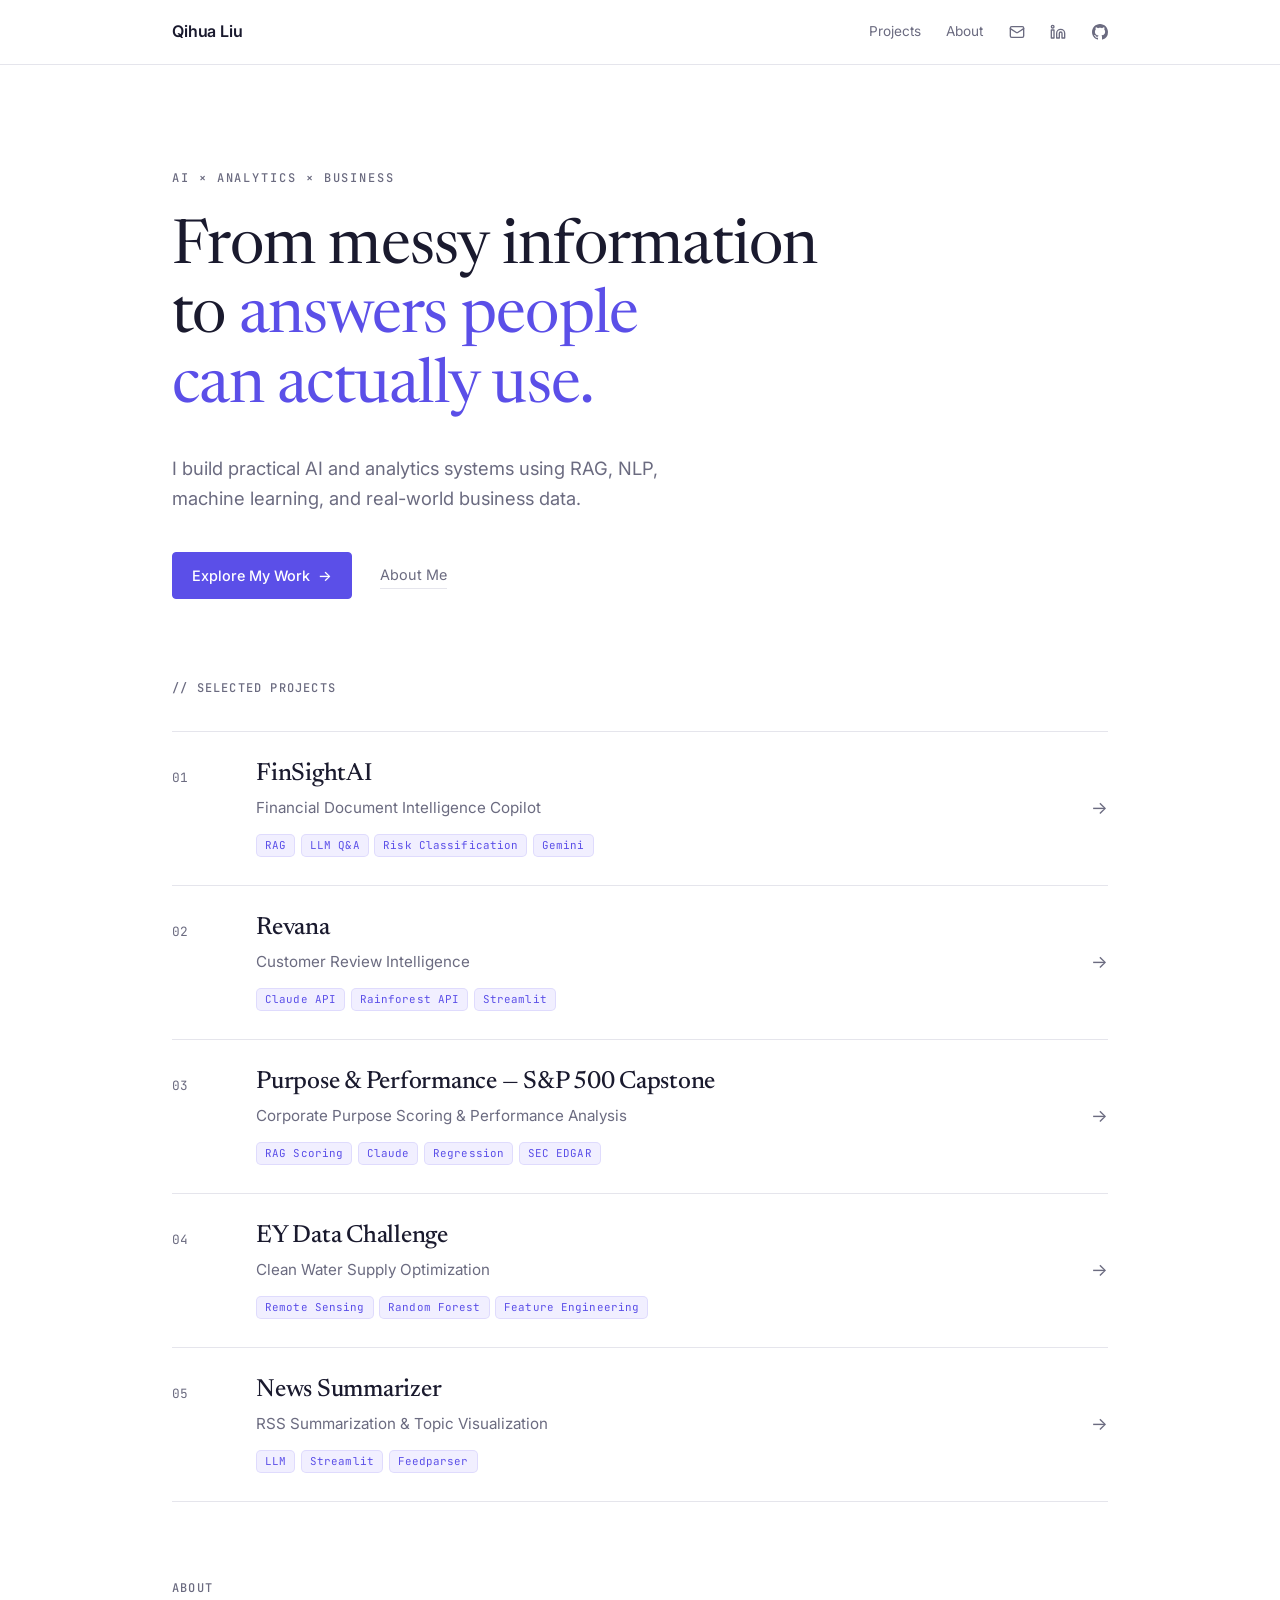
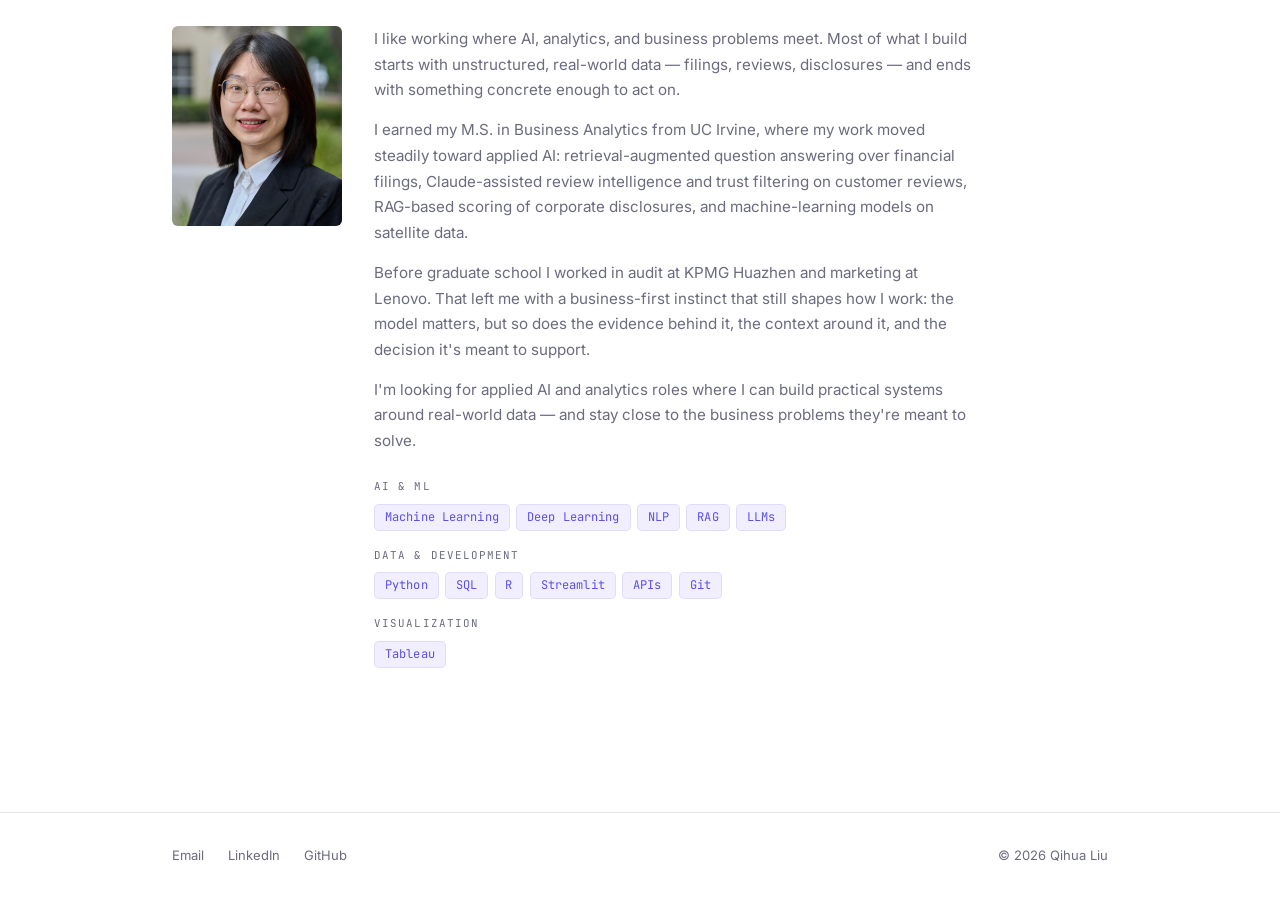
<file: index.html>
<!DOCTYPE html>
<html lang="en">
<head>
<meta charset="UTF-8">
<meta name="viewport" content="width=device-width, initial-scale=1.0">
<title>Qihua Liu</title>
<meta name="description" content="Qihua Liu works at the intersection of applied AI, analytics, and real business problems — building practical systems with RAG, NLP, machine learning, and LLMs around financial filings, customer reviews, and corporate disclosures.">
<meta property="og:title" content="Qihua Liu — AI × Analytics × Business">
<meta property="og:description" content="I build practical AI and analytics systems using RAG, NLP, machine learning, and real-world business data.">
<meta property="og:type" content="website">
<meta property="og:url" content="https://qihua-liu.github.io/Qihua-Liu-Portfolio/">
<link rel="icon" type="image/svg+xml" href="favicon-v2.svg">
<link rel="stylesheet" href="styles.css">
</head>
<body>

<nav class="nav">
  <div class="nav-inner">
    <a href="index.html" class="nav-logo">Qihua Liu</a>
    <div class="nav-links">
      <a href="#projects">Projects</a>
      <a href="#about">About</a>
      <a class="icon-link" href="mailto:liuqihua17@gmail.com" aria-label="Email">
        <svg width="16" height="16" viewBox="0 0 24 24" fill="none" stroke="currentColor" stroke-width="2" stroke-linecap="round" stroke-linejoin="round"><rect x="2" y="4" width="20" height="16" rx="2"/><path d="m22 7-8.97 5.7a1.94 1.94 0 0 1-2.06 0L2 7"/></svg>
      </a>
      <a class="icon-link" href="https://www.linkedin.com/in/qihua-liu" target="_blank" rel="noopener" aria-label="LinkedIn">
        <svg width="16" height="16" viewBox="0 0 24 24" fill="none" stroke="currentColor" stroke-width="2" stroke-linecap="round" stroke-linejoin="round"><path d="M16 8a6 6 0 0 1 6 6v7h-4v-7a2 2 0 0 0-4 0v7h-4v-7a6 6 0 0 1 6-6z"/><rect x="2" y="9" width="4" height="12"/><circle cx="4" cy="4" r="2"/></svg>
      </a>
      <a class="icon-link" href="https://github.com/qihua-liu" target="_blank" rel="noopener" aria-label="GitHub">
        <svg width="16" height="16" viewBox="0 0 24 24" fill="currentColor"><path d="M12 0C5.37 0 0 5.37 0 12c0 5.31 3.435 9.795 8.205 11.385.6.105.825-.255.825-.57 0-.285-.015-1.23-.015-2.235-3.015.555-3.795-.735-4.035-1.41-.135-.345-.72-1.41-1.23-1.695-.42-.225-1.02-.78-.015-.795.945-.015 1.62.87 1.845 1.23 1.08 1.815 2.805 1.305 3.495.99.105-.78.42-1.305.765-1.605-2.67-.3-5.46-1.335-5.46-5.925 0-1.305.465-2.385 1.23-3.225-.12-.3-.54-1.53.12-3.18 0 0 1.005-.315 3.3 1.23.96-.27 1.98-.405 3-.405s2.04.135 3 .405c2.295-1.56 3.3-1.23 3.3-1.23.66 1.65.24 2.88.12 3.18.765.84 1.23 1.905 1.23 3.225 0 4.605-2.805 5.625-5.475 5.925.435.375.81 1.095.81 2.22 0 1.605-.015 2.895-.015 3.3 0 .315.225.69.825.57A12.02 12.02 0 0024 12c0-6.63-5.37-12-12-12z"/></svg>
      </a>
    </div>
  </div>
</nav>

<main class="container">

  <section class="hero">
    <p class="hero-eyebrow">AI&nbsp;×&nbsp;Analytics&nbsp;×&nbsp;Business</p>
    <h1 class="hero-headline">From messy information <br class="br-lg">to <span class="hero-accent">answers people <br class="br-lg">can actually use.</span></h1>
    <p class="hero-support">I build practical AI and analytics systems using RAG, NLP, machine learning, and real-world business data.</p>
    <div class="hero-cta">
      <a href="#projects" class="cta-primary">Explore My Work <span class="cta-arrow" aria-hidden="true">→</span></a>
      <a href="#about" class="cta-secondary">About Me</a>
    </div>
  </section>

  <section class="projects" id="projects">
    <p class="section-label">// Selected Projects</p>
    <ol class="project-index">

      <li class="fade-in">
        <a class="project-row" href="projects/finsightai.html">
          <span class="pr-num">01</span>
          <span class="pr-body">
            <span class="pr-title">FinSightAI</span>
            <span class="pr-sub">Financial Document Intelligence Copilot</span>
            <span class="pr-meta">
              <span class="tag">RAG</span>
              <span class="tag">LLM Q&amp;A</span>
              <span class="tag">Risk Classification</span>
              <span class="tag">Gemini</span>
            </span>
          </span>
          <span class="pr-arrow" aria-hidden="true">→</span>
        </a>
      </li>

      <li class="fade-in">
        <a class="project-row" href="projects/revana.html">
          <span class="pr-num">02</span>
          <span class="pr-body">
            <span class="pr-title">Revana</span>
            <span class="pr-sub">Customer Review Intelligence</span>
            <span class="pr-meta">
              <span class="tag">Claude API</span>
              <span class="tag">Rainforest API</span>
              <span class="tag">Streamlit</span>
            </span>
          </span>
          <span class="pr-arrow" aria-hidden="true">→</span>
        </a>
      </li>

      <li class="fade-in">
        <a class="project-row" href="projects/capstone.html">
          <span class="pr-num">03</span>
          <span class="pr-body">
            <span class="pr-title">Purpose &amp; Performance — S&amp;P 500 Capstone</span>
            <span class="pr-sub">Corporate Purpose Scoring &amp; Performance Analysis</span>
            <span class="pr-meta">
              <span class="tag">RAG Scoring</span>
              <span class="tag">Claude</span>
              <span class="tag">Regression</span>
              <span class="tag">SEC EDGAR</span>
            </span>
          </span>
          <span class="pr-arrow" aria-hidden="true">→</span>
        </a>
      </li>

      <li class="fade-in">
        <a class="project-row" href="projects/ey-water-quality.html">
          <span class="pr-num">04</span>
          <span class="pr-body">
            <span class="pr-title">EY Data Challenge</span>
            <span class="pr-sub">Clean Water Supply Optimization</span>
            <span class="pr-meta">
              <span class="tag">Remote Sensing</span>
              <span class="tag">Random Forest</span>
              <span class="tag">Feature Engineering</span>
            </span>
          </span>
          <span class="pr-arrow" aria-hidden="true">→</span>
        </a>
      </li>

      <li class="fade-in">
        <a class="project-row" href="projects/news-summarizer.html">
          <span class="pr-num">05</span>
          <span class="pr-body">
            <span class="pr-title">News Summarizer</span>
            <span class="pr-sub">RSS Summarization &amp; Topic Visualization</span>
            <span class="pr-meta">
              <span class="tag">LLM</span>
              <span class="tag">Streamlit</span>
              <span class="tag">Feedparser</span>
            </span>
          </span>
          <span class="pr-arrow" aria-hidden="true">→</span>
        </a>
      </li>

    </ol>
  </section>

  <section class="about" id="about">
    <p class="section-label">About</p>
    <div class="about-columns fade-in">
      <img src="images/qihua-liu.jpg" alt="Qihua Liu" class="about-photo">
      <div class="about-text">
        <p>I like working where AI, analytics, and business problems meet. Most of what I build starts with unstructured, real-world data — filings, reviews, disclosures — and ends with something concrete enough to act on.</p>
        <p>I earned my M.S. in Business Analytics from UC Irvine, where my work moved steadily toward applied AI: retrieval-augmented question answering over financial filings, Claude-assisted review intelligence and trust filtering on customer reviews, RAG-based scoring of corporate disclosures, and machine-learning models on satellite data.</p>
        <p>Before graduate school I worked in audit at KPMG Huazhen and marketing at Lenovo. That left me with a business-first instinct that still shapes how I work: the model matters, but so does the evidence behind it, the context around it, and the decision it's meant to support.</p>
        <p>I'm looking for applied AI and analytics roles where I can build practical systems around real-world data — and stay close to the business problems they're meant to solve.</p>
        <div class="about-skills">
          <div class="skill-group">
            <span class="skill-group-label">AI &amp; ML</span>
            <div class="tags">
              <span class="tag">Machine Learning</span>
              <span class="tag">Deep Learning</span>
              <span class="tag">NLP</span>
              <span class="tag">RAG</span>
              <span class="tag">LLMs</span>
            </div>
          </div>
          <div class="skill-group">
            <span class="skill-group-label">Data &amp; Development</span>
            <div class="tags">
              <span class="tag">Python</span>
              <span class="tag">SQL</span>
              <span class="tag">R</span>
              <span class="tag">Streamlit</span>
              <span class="tag">APIs</span>
              <span class="tag">Git</span>
            </div>
          </div>
          <div class="skill-group">
            <span class="skill-group-label">Visualization</span>
            <div class="tags">
              <span class="tag">Tableau</span>
            </div>
          </div>
        </div>
      </div>
    </div>
  </section>

</main>

<footer class="footer">
  <div class="footer-inner">
    <div class="footer-links">
      <a href="mailto:liuqihua17@gmail.com">Email</a>
      <a href="https://www.linkedin.com/in/qihua-liu" target="_blank" rel="noopener">LinkedIn</a>
      <a href="https://github.com/qihua-liu" target="_blank" rel="noopener">GitHub</a>
    </div>
    <p>© 2026 Qihua Liu</p>
  </div>
</footer>

<script>
  (function () {
    var reduce = window.matchMedia && window.matchMedia('(prefers-reduced-motion: reduce)').matches;
    var items = document.querySelectorAll('.fade-in');
    if (reduce || !('IntersectionObserver' in window)) {
      items.forEach(function (el) { el.classList.add('in'); });
      return;
    }
    var io = new IntersectionObserver(function (entries) {
      entries.forEach(function (entry) {
        if (entry.isIntersecting) {
          entry.target.classList.add('in');
          io.unobserve(entry.target);
        }
      });
    }, { threshold: 0.12, rootMargin: '0px 0px -6% 0px' });
    items.forEach(function (el) { io.observe(el); });
  })();
</script>

</body>
</html>
</file>
<file: styles.css>
@import url('https://fonts.googleapis.com/css2?family=Inter:wght@400;500;600&family=JetBrains+Mono:wght@400;500&family=Newsreader:opsz,wght@6..72,400;6..72,500&display=swap');

/* ============================================================
   Design tokens
   ============================================================ */

:root {
  --bg: #FFFFFF;
  --text: #1A1A2E;
  --text-secondary: #6B6B80;
  --border: #E5E5EC;
  --border-strong: #D6D6E2;
  --accent: #5B4FE8;
  --accent-ink: #4A3FD4; /* slightly muted indigo for filled-button hover */
  --accent-soft: #F1EFFF;
  --accent-wash: rgba(91, 79, 232, 0.04); /* barely-there row hover tint */
  --status: #00C2A8; /* reserved for future functional states only */

  --font-sans: 'Inter', -apple-system, BlinkMacSystemFont, 'Segoe UI', Roboto, sans-serif;
  --font-serif: 'Newsreader', Georgia, 'Times New Roman', serif;
  --font-mono: 'JetBrains Mono', ui-monospace, SFMono-Regular, Menlo, Consolas, monospace;

  --maxw: 1000px;
  --readw: 760px;
  --nav-h: 64px;
  --pad: clamp(1.25rem, 4vw, 2rem);
}

*,
*::before,
*::after {
  margin: 0;
  padding: 0;
  box-sizing: border-box;
}

html {
  scroll-behavior: smooth;
  scroll-padding-top: calc(var(--nav-h) + 1.5rem);
  -webkit-text-size-adjust: 100%;
}

body {
  font-family: var(--font-sans);
  font-size: 1rem;
  line-height: 1.6;
  color: var(--text);
  background: var(--bg);
  font-optical-sizing: auto;
  -webkit-font-smoothing: antialiased;
  -moz-osx-font-smoothing: grayscale;
}

img { max-width: 100%; display: block; }
a { color: inherit; text-decoration: none; }
::selection { background: var(--accent-soft); }

:focus-visible {
  outline: 2px solid var(--accent);
  outline-offset: 3px;
  border-radius: 2px;
}

/* ============================================================
   Layout
   ============================================================ */

.container {
  max-width: var(--maxw);
  margin: 0 auto;
  padding-left: var(--pad);
  padding-right: var(--pad);
}

.page {
  max-width: var(--readw);
  margin: 0 auto;
  padding: clamp(2.5rem, 6vw, 4rem) var(--pad) 4rem;
}

/* ============================================================
   Navbar
   ============================================================ */

.nav {
  position: sticky;
  top: 0;
  z-index: 100;
  background: rgba(255, 255, 255, 0.85);
  backdrop-filter: blur(10px);
  -webkit-backdrop-filter: blur(10px);
  border-bottom: 1px solid var(--border);
}

.nav-inner {
  max-width: var(--maxw);
  margin: 0 auto;
  padding: 0 var(--pad);
  height: var(--nav-h);
  display: flex;
  align-items: center;
  justify-content: space-between;
}

.nav-logo,
.site-title {
  font-family: var(--font-sans);
  font-weight: 600;
  font-size: 1rem;
  letter-spacing: -0.01em;
  color: var(--text);
}

.nav-links {
  display: flex;
  align-items: center;
  gap: clamp(0.95rem, 2.4vw, 1.6rem);
}

.nav-links a {
  font-size: 0.85rem;
  color: var(--text-secondary);
  transition: color 0.2s ease;
}

.nav-links a:hover { color: var(--text); }
.nav-links a.icon-link { display: flex; align-items: center; }
.nav-links a.icon-link:hover { color: var(--accent); }

/* ============================================================
   Hero
   ============================================================ */

.hero {
  padding: clamp(3.5rem, 9vw, 6.5rem) 0 clamp(3rem, 7vw, 5rem);
}

.hero-eyebrow {
  font-family: var(--font-mono);
  font-size: 0.75rem;
  font-weight: 500;
  letter-spacing: 0.16em;
  text-transform: uppercase;
  color: var(--text-secondary);
  margin-bottom: 1.6rem;
}

.hero-headline {
  font-family: var(--font-serif);
  font-weight: 400;
  font-size: clamp(2rem, 5.4vw, 3.85rem);
  line-height: 1.13;
  letter-spacing: -0.012em;
  color: var(--text);
  max-width: 22ch;
  margin-bottom: 1.9rem;
}

.hero-accent { color: var(--accent); }

.hero-support {
  font-size: clamp(1rem, 1.5vw, 1.15rem);
  line-height: 1.65;
  color: var(--text-secondary);
  max-width: 46ch;
  margin-bottom: 2.4rem;
}

.hero-cta {
  display: flex;
  align-items: center;
  flex-wrap: wrap;
  gap: 1.25rem 1.75rem;
}

.cta-primary {
  display: inline-flex;
  align-items: center;
  gap: 0.5rem;
  padding: 0.7rem 1.2rem;
  border: 1px solid var(--accent);
  border-radius: 4px;
  background: var(--accent);
  color: #FFFFFF;
  font-size: 0.9rem;
  font-weight: 500;
  transition: background-color 0.2s ease, border-color 0.2s ease;
}

.cta-primary .cta-arrow { transition: transform 0.2s ease; }
.cta-primary:hover { background: var(--accent-ink); border-color: var(--accent-ink); }
.cta-primary:hover .cta-arrow { transform: translateX(3px); }

.cta-secondary {
  font-size: 0.9rem;
  color: var(--text-secondary);
  padding-bottom: 2px;
  border-bottom: 1px solid var(--border);
  transition: color 0.2s ease, border-color 0.2s ease;
}

.cta-secondary:hover { color: var(--text); border-color: var(--text-secondary); }

/* ============================================================
   Section label (editorial / technical accent — used sparingly)
   ============================================================ */

.section-label {
  font-family: var(--font-mono);
  font-size: 0.75rem;
  font-weight: 500;
  letter-spacing: 0.1em;
  text-transform: uppercase;
  color: var(--text-secondary);
  margin-bottom: 2rem;
}

/* ============================================================
   Selected Projects — editorial row index
   ============================================================ */

.projects {
  padding-bottom: clamp(3rem, 6vw, 5rem);
}

.project-index { list-style: none; }

.project-index li {
  border-top: 1px solid var(--border);
  transition: border-color 0.2s ease;
}

.project-index li:last-child {
  border-bottom: 1px solid var(--border);
}

/* divider subtly strengthens around the hovered row */
.project-index li:hover,
.project-index li:hover + li,
.project-index li:hover:last-child { border-color: var(--border-strong); }

.project-row {
  display: grid;
  grid-template-columns: 3.25rem 1fr auto;
  grid-template-areas: "num body arrow";
  column-gap: clamp(1rem, 3vw, 2rem);
  align-items: start;
  padding: 1.75rem 0.75rem;
  margin: 0 -0.75rem;
  border-radius: 3px;
  transition: background-color 0.2s ease;
}

.project-row:hover { background: var(--accent-wash); }

.pr-num {
  grid-area: num;
  font-family: var(--font-mono);
  font-size: 0.8rem;
  color: var(--text-secondary);
  padding-top: 0.5rem;
  transition: color 0.2s ease;
}

.project-row:hover .pr-num { color: var(--accent); }

.pr-body {
  grid-area: body;
  min-width: 0;
}

.pr-title {
  display: block;
  font-family: var(--font-serif);
  font-weight: 500;
  font-size: clamp(1.3rem, 2.6vw, 1.55rem);
  line-height: 1.2;
  letter-spacing: -0.01em;
  color: var(--text);
  transition: color 0.2s ease;
}

.project-row:hover .pr-title { color: var(--accent); }

.pr-sub {
  display: block;
  margin-top: 0.4rem;
  font-size: 0.95rem;
  color: var(--text-secondary);
}

.pr-meta {
  display: flex;
  flex-wrap: wrap;
  gap: 0.35rem;
  margin-top: 0.85rem;
}

.pr-arrow {
  grid-area: arrow;
  align-self: center;
  font-size: 1.1rem;
  color: var(--text-secondary);
  transition: transform 0.2s ease, color 0.2s ease;
}

.project-row:hover .pr-arrow {
  transform: translateX(5px);
  color: var(--accent);
}

@media (max-width: 600px) {
  .project-row {
    grid-template-columns: 1fr auto;
    grid-template-areas:
      "num arrow"
      "body body";
    row-gap: 0.5rem;
    padding: 1.5rem 0.5rem;
    margin: 0 -0.5rem;
  }
  .pr-num { padding-top: 0; }
  .pr-arrow { align-self: center; }
}

/* ============================================================
   About (homepage section)
   ============================================================ */

.about {
  padding: 0 0 clamp(4rem, 9vw, 7rem);
}

.about .section-label { margin-bottom: 1.75rem; }
.about .about-columns { margin-top: 0; }

/* ============================================================
   Footer
   ============================================================ */

.footer {
  border-top: 1px solid var(--border);
  margin-top: 2rem;
}

.footer-inner {
  max-width: var(--maxw);
  margin: 0 auto;
  padding: 2rem var(--pad);
  display: flex;
  justify-content: space-between;
  align-items: center;
  gap: 1rem;
  font-size: 0.8125rem;
  color: var(--text-secondary);
}

.footer-links { display: flex; gap: 1.5rem; }
.footer-links a { transition: color 0.2s ease; }
.footer-links a:hover { color: var(--accent); }

/* ============================================================
   Interior pages: About / Portfolio list
   ============================================================ */

.page h1 {
  font-family: var(--font-serif);
  font-weight: 500;
  font-size: clamp(1.7rem, 4vw, 2.3rem);
  line-height: 1.2;
  letter-spacing: -0.015em;
  margin-bottom: 1.25rem;
}

.page > p {
  color: var(--text-secondary);
  font-size: 0.95rem;
  line-height: 1.7;
  margin: 0.75rem 0;
}

.page h2 {
  font-family: var(--font-sans);
  font-weight: 600;
  font-size: 1.05rem;
  margin-top: 2.5rem;
  margin-bottom: 0.9rem;
}

.page ul { margin: 0 0 1.25rem 1.25rem; color: var(--text-secondary); font-size: 0.95rem; }
.page li { margin-bottom: 0.4rem; line-height: 1.65; }

/* Two-column about layout */
.about-columns {
  display: flex;
  gap: 2rem;
  align-items: flex-start;
  margin-top: 1rem;
}

.about-columns .about-photo,
.about-photo {
  width: 170px;
  height: 200px;
  object-fit: cover;
  border-radius: 6px;
  flex-shrink: 0;
}

.about-text { max-width: 60ch; }

.about-columns p {
  color: var(--text-secondary);
  margin-bottom: 0.85rem;
  font-size: 0.95rem;
  line-height: 1.7;
}

@media (max-width: 560px) {
  .about-columns { flex-direction: column; align-items: flex-start; }
  .about-columns .about-photo { align-self: center; }
}

/* Technical labels — soft-lavender editorial style.
   Used on homepage project rows, About skills, and project-detail metadata. */
.tags {
  display: flex;
  flex-wrap: wrap;
  gap: 0.4rem;
  margin-top: 0.9rem;
}

.tag {
  display: inline-block;
  font-family: var(--font-mono);
  font-size: 0.72rem;
  line-height: 1.4;
  letter-spacing: 0.01em;
  padding: 0.22rem 0.55rem;
  background: var(--accent-soft);
  color: var(--accent);
  border: 1px solid rgba(91, 79, 232, 0.12);
  border-radius: 5px;
  white-space: nowrap;
}

/* homepage project-row tags: most compact */
.pr-meta .tag { font-size: 0.68rem; padding: 0.18rem 0.5rem; }

/* About skills: slightly more visible */
.about-skills {
  margin-top: 1.5rem;
  display: flex;
  flex-direction: column;
  gap: 1rem;
}

.skill-group { display: flex; flex-direction: column; gap: 0.5rem; }

.skill-group-label {
  font-family: var(--font-mono);
  font-size: 0.68rem;
  letter-spacing: 0.1em;
  text-transform: uppercase;
  color: var(--text-secondary);
}

.about-skills .tags { margin-top: 0; }
.about-skills .tag { font-size: 0.75rem; padding: 0.26rem 0.62rem; }

/* ============================================================
   Project detail pages
   ============================================================ */

.back-link {
  display: inline-block;
  font-family: var(--font-mono);
  font-size: 0.8125rem;
  color: var(--text-secondary);
  margin-bottom: 1.5rem;
  transition: color 0.2s ease;
}
.back-link:hover { color: var(--accent); }

.project-detail header { margin-bottom: 2rem; }

.project-detail header h1 {
  font-family: var(--font-serif);
  font-weight: 500;
  font-size: clamp(1.5rem, 4vw, 2.15rem);
  line-height: 1.22;
  letter-spacing: -0.015em;
}

.project-detail header p.tagline {
  color: var(--text-secondary);
  margin-top: 0.6rem;
  font-family: var(--font-mono);
  font-size: 0.8rem;
  line-height: 1.6;
}

.project-detail h2 {
  font-family: var(--font-sans);
  font-size: 1rem;
  font-weight: 600;
  color: var(--text);
  margin-top: 2.5rem;
  margin-bottom: 0.75rem;
}

.project-detail p {
  color: var(--text-secondary);
  margin-bottom: 0.75rem;
  font-size: 0.95rem;
  line-height: 1.75;
}

.project-detail ul { margin-bottom: 1.25rem; padding-left: 1.25rem; color: var(--text-secondary); font-size: 0.95rem; }
.project-detail li { margin-bottom: 0.4rem; line-height: 1.65; }
.project-detail strong { color: var(--text); font-weight: 600; }

.project-detail code {
  font-family: var(--font-mono);
  font-size: 0.85em;
  background: var(--accent-soft);
  border-radius: 3px;
  padding: 0.1rem 0.35rem;
}

.project-detail table { color: var(--text-secondary); }
.project-detail th { color: var(--text); }

.project-links { margin-top: 1rem; }

.btn-github {
  display: inline-block;
  padding: 0.5rem 1rem;
  border: 1px solid var(--border);
  border-radius: 4px;
  font-family: var(--font-mono);
  font-size: 0.8125rem;
  color: var(--text-secondary);
  transition: color 0.2s ease, border-color 0.2s ease, background-color 0.2s ease;
}
.btn-github:hover { color: var(--accent); border-color: var(--accent); background: var(--accent-soft); }

/* Collapsible detail sections */
.more-detail {
  border: 1px solid var(--border);
  border-radius: 6px;
  margin: 1.5rem 0;
  padding: 0 1rem;
  background: #FBFBFD;
}
.more-detail summary {
  cursor: pointer;
  padding: 0.85rem 0;
  font-family: var(--font-mono);
  font-weight: 500;
  font-size: 0.85rem;
  color: var(--text);
  list-style: none;
}
.more-detail summary::-webkit-details-marker { display: none; }
.more-detail summary::before { content: "+ "; color: var(--accent); }
.more-detail[open] summary::before { content: "\2212  "; }
.more-detail[open] summary { border-bottom: 1px solid var(--border); }
.more-detail .inner { padding: 1rem 0 1.25rem; }
.more-detail h2 { margin-top: 1.5rem; }
.more-detail h2:first-child { margin-top: 0; }

/* Demo carousel */
.demo-carousel {
  margin: 1.5rem 0 2rem;
  border: 1px solid var(--border);
  border-radius: 6px;
  overflow: hidden;
  background: #FBFBFD;
  max-width: 900px;
  width: 100%;
}
.demo-slide-wrap { overflow: hidden; position: relative; background: #FBFBFD; }
.demo-slide-wrap img { display: block; width: 100%; height: auto; user-select: none; }

@keyframes demoSlideRight { from { transform: translateX(24px); opacity: 0; } to { transform: translateX(0); opacity: 1; } }
@keyframes demoSlideLeft  { from { transform: translateX(-24px); opacity: 0; } to { transform: translateX(0); opacity: 1; } }
.demo-slide-wrap img.anim-next { animation: demoSlideRight 0.2s ease; }
.demo-slide-wrap img.anim-prev { animation: demoSlideLeft 0.2s ease; }

.demo-footer {
  display: flex;
  align-items: center;
  justify-content: space-between;
  padding: 0.6rem 1rem;
  background: var(--bg);
  border-top: 1px solid var(--border);
}
.demo-footer button {
  background: none;
  border: 1px solid var(--border);
  border-radius: 4px;
  padding: 0.25rem 0.75rem;
  font-size: 0.9rem;
  cursor: pointer;
  color: var(--text);
  flex-shrink: 0;
  transition: background 0.15s ease, border-color 0.15s ease;
}
.demo-footer button:hover:not(:disabled) { background: var(--accent-soft); border-color: var(--accent); }
.demo-footer button:disabled { opacity: 0.3; cursor: default; }

.demo-caption { display: flex; flex-direction: column; align-items: center; gap: 0.1rem; }
.demo-title { font-size: 0.875rem; font-weight: 600; color: var(--text); }
.demo-counter { font-family: var(--font-mono); font-size: 0.7rem; color: var(--text-secondary); }
.demo-img { cursor: zoom-in; }

@media (min-width: 860px) {
  .demo-carousel { margin-left: 50%; transform: translateX(-50%); }
}

/* Lightbox (built by carousel.js) */
.lightbox {
  position: fixed;
  inset: 0;
  background: rgba(26, 26, 46, 0.92);
  display: none;
  align-items: center;
  justify-content: center;
  z-index: 1000;
  padding: 2rem;
}
.lightbox.is-open { display: flex; }
.lightbox img { max-width: 95vw; max-height: 90vh; border-radius: 4px; }
.lightbox-close {
  position: absolute; top: 1.25rem; right: 1.5rem;
  background: none; border: none; color: #fff;
  font-size: 2rem; line-height: 1; cursor: pointer; opacity: 0.8;
}
.lightbox-close:hover { opacity: 1; }
.lightbox-nav {
  position: absolute; top: 50%; transform: translateY(-50%);
  background: rgba(255, 255, 255, 0.14); border: none; color: #fff;
  width: 44px; height: 44px; border-radius: 50%;
  font-size: 1.25rem; cursor: pointer; transition: background 0.15s ease;
}
.lightbox-nav:hover:not(:disabled) { background: rgba(255, 255, 255, 0.3); }
.lightbox-nav:disabled { opacity: 0.25; cursor: default; }
.lightbox-prev { left: 1.5rem; }
.lightbox-next { right: 1.5rem; }
.lightbox-counter {
  position: absolute; bottom: 1.25rem; left: 50%; transform: translateX(-50%);
  color: rgba(255, 255, 255, 0.7); font-family: var(--font-mono); font-size: 0.8125rem;
}

@media (max-width: 560px) {
  .lightbox-nav { width: 38px; height: 38px; }
  .lightbox-prev { left: 0.5rem; }
  .lightbox-next { right: 0.5rem; }
}

/* ============================================================
   Motion
   ============================================================ */

.fade-in {
  opacity: 0;
  transform: translateY(10px);
  transition: opacity 0.6s ease, transform 0.6s ease;
}
.fade-in.in { opacity: 1; transform: none; }
.project-index li.fade-in:nth-child(2) { transition-delay: 0.05s; }
.project-index li.fade-in:nth-child(3) { transition-delay: 0.1s; }
.project-index li.fade-in:nth-child(4) { transition-delay: 0.15s; }
.project-index li.fade-in:nth-child(5) { transition-delay: 0.2s; }

@media (prefers-reduced-motion: reduce) {
  * {
    animation-duration: 0.001ms !important;
    animation-iteration-count: 1 !important;
    transition-duration: 0.001ms !important;
    scroll-behavior: auto !important;
  }
  .fade-in { opacity: 1; transform: none; }
}

/* ============================================================
   Responsive
   ============================================================ */

@media (max-width: 640px) {
  .hero-headline { max-width: none; }
  .br-lg { display: none; }
  .footer-inner { flex-direction: column; align-items: flex-start; gap: 0.75rem; }
}
</file>
